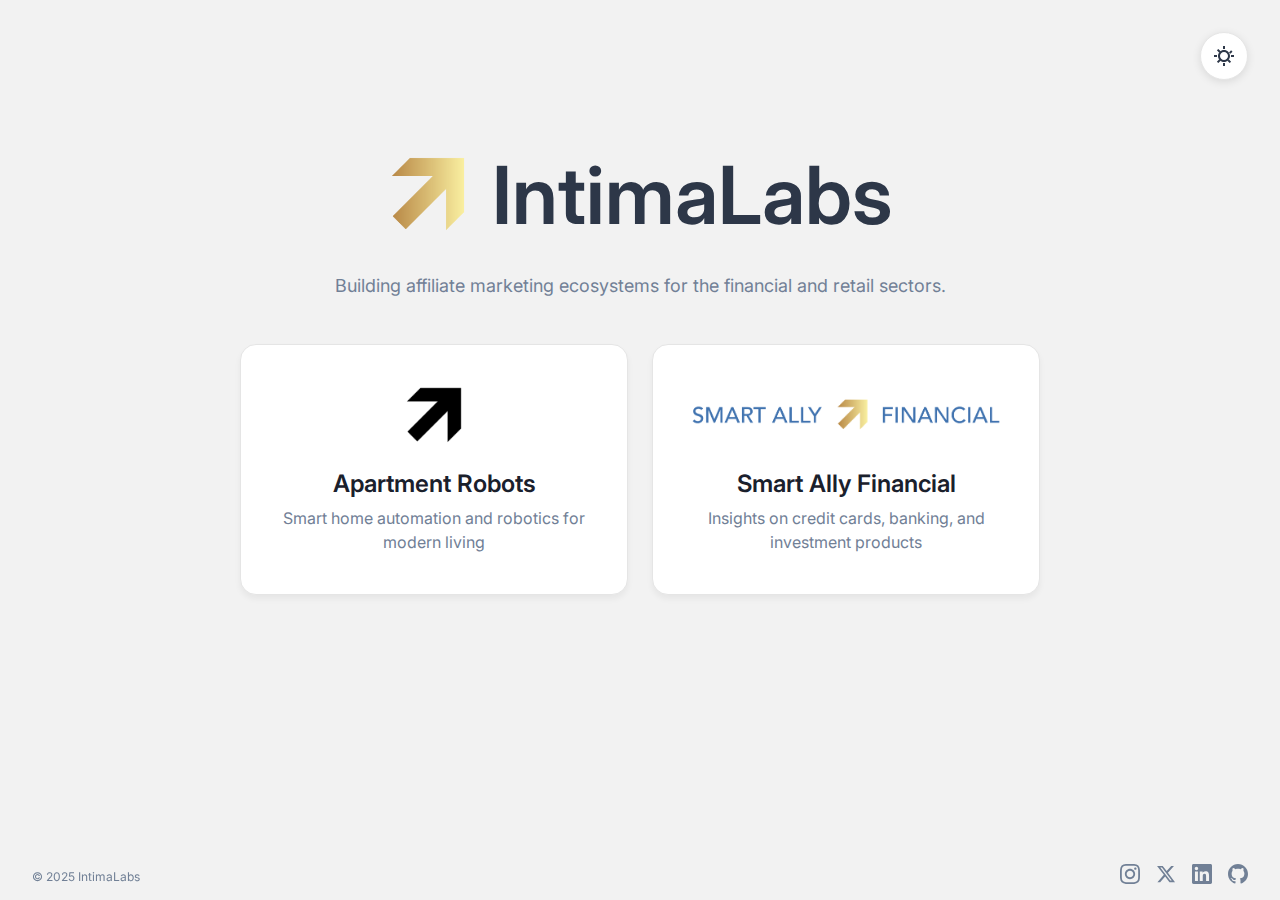
<file: index.html>
﻿<!DOCTYPE html>
<html lang="en">
<head>
    <meta charset="UTF-8">
    <meta name="viewport" content="width=device-width, initial-scale=1.0">
    
    <!-- Primary Meta Tags -->
    <title>IntimaLabs - Affiliate Marketing Ecosystems | Financial & Retail Sectors</title>
    <meta name="title" content="IntimaLabs - Affiliate Marketing Ecosystems | Financial & Retail Sectors">
    <meta name="description" content="IntimaLabs builds affiliate marketing ecosystems for the financial and retail sectors. Home of Smart Ally Financial and Apartment Robots platforms.">
    <meta name="keywords" content="affiliate marketing, financial services, retail technology, smart home automation, financial product reviews, credit cards, banking, investment products, apartment robots, smart ally financial">
    <meta name="author" content="IntimaLabs">
    <meta name="robots" content="index, follow">
    <link rel="canonical" href="https://intimalabs.github.io/">
    
    <!-- Open Graph / Facebook -->
    <meta property="og:type" content="website">
    <meta property="og:url" content="https://intimalabs.github.io/">
    <meta property="og:title" content="IntimaLabs - Affiliate Marketing Ecosystems">
    <meta property="og:description" content="Building affiliate marketing ecosystems for the financial and retail sectors. Home of Smart Ally Financial and Apartment Robots.">
    <meta property="og:image" content="https://intimalabs.github.io/Assets/symbol.png">
    <meta property="og:site_name" content="IntimaLabs">
    
    <!-- Twitter -->
    <meta name="twitter:card" content="summary_large_image">
    <meta name="twitter:url" content="https://intimalabs.github.io/">
    <meta name="twitter:title" content="IntimaLabs - Affiliate Marketing Ecosystems">
    <meta name="twitter:description" content="Building affiliate marketing ecosystems for the financial and retail sectors. Home of Smart Ally Financial and Apartment Robots.">
    <meta name="twitter:image" content="https://intimalabs.github.io/Assets/symbol.png">
    <meta name="twitter:site" content="@IntimaLabs">
    <meta name="twitter:creator" content="@IntimaLabs">
    
    <!-- Favicon - Browser Support -->
    <link rel="icon" type="image/png" sizes="32x32" href="favicon-browser.png">
    <link rel="icon" type="image/png" sizes="16x16" href="favicon-browser.png">
    <link rel="apple-touch-icon" sizes="180x180" href="Assets/symbol.png">
    <link rel="shortcut icon" href="favicon-browser.png">
    
    <!-- Theme Color -->
    <meta name="theme-color" content="#f2f2f2" media="(prefers-color-scheme: light)">
    <meta name="theme-color" content="#1a1a1a" media="(prefers-color-scheme: dark)">
    
    <!-- Fonts -->
    <link rel="preconnect" href="https://fonts.googleapis.com">
    <link rel="preconnect" href="https://fonts.gstatic.com" crossorigin>
    <link href="https://fonts.googleapis.com/css2?family=Inter:wght@400;600&display=swap" rel="stylesheet">
    
    <!-- Structured Data / JSON-LD -->
    <script type="application/ld+json">
    {
      "@context": "https://schema.org",
      "@type": "Organization",
      "name": "IntimaLabs",
      "url": "https://intimalabs.github.io",
      "logo": "https://intimalabs.github.io/Assets/symbol.png",
      "description": "Building affiliate marketing ecosystems for the financial and retail sectors",
      "sameAs": [
        "https://www.instagram.com/intima_labs/",
        "https://x.com/IntimaLabs",
        "https://www.linkedin.com/company/intimalabs/",
        "https://github.com/IntimaLabs"
      ],
      "foundingDate": "2024",
      "contactPoint": {
        "@type": "ContactPoint",
        "contactType": "Customer Service",
        "url": "https://intimalabs.github.io"
      }
    }
    </script>
    
    <!-- PWA Manifest -->
    <link rel="manifest" href="manifest.json">
    
    <style>
        * { margin: 0; padding: 0; box-sizing: border-box; }
        body {
            font-family: 'Inter', -apple-system, sans-serif;
            min-height: 100vh;
            display: flex;
            flex-direction: column;
            align-items: center;
            justify-content: center;
            background: #f2f2f2;
            padding: 2rem;
            padding-bottom: 12rem;
            transition: background-color 0.3s ease, color 0.3s ease;
        }
        body.dark-mode {
            background: #1a1a1a;
            color: #e5e5e5;
        }
        .theme-toggle {
            position: fixed;
            top: 2rem;
            right: 2rem;
            background: #ffffff;
            border: 1px solid #e5e5e5;
            border-radius: 50%;
            width: 48px;
            height: 48px;
            display: flex;
            align-items: center;
            justify-content: center;
            cursor: pointer;
            transition: all 0.3s ease;
            box-shadow: 0 2px 8px rgba(0, 0, 0, 0.1);
            z-index: 1000;
        }
        .theme-toggle:hover {
            transform: scale(1.1);
            box-shadow: 0 4px 12px rgba(0, 0, 0, 0.15);
        }
        .theme-toggle svg {
            width: 24px;
            height: 24px;
            fill: #2d3748;
        }
        body.dark-mode .theme-toggle {
            background: #2a2a2a;
            border: 1px solid #3a3a3a;
        }
        body.dark-mode .theme-toggle svg {
            fill: #e5e5e5;
        }
        @media (prefers-color-scheme: dark) {
            body:not(.light-mode) {
                background: #1a1a1a;
                color: #e5e5e5;
            }
        }
        .container {
            width: 100%;
            max-width: 800px;
            display: flex;
            flex-direction: column;
            align-items: center;
        }
        .header {
            display: flex;
            align-items: center;
            justify-content: center;
            gap: 1.5rem;
            margin-bottom: 1rem;
        }
        .logo {
            width: 80px;
            height: auto;
            image-rendering: -webkit-optimize-contrast;
            image-rendering: crisp-edges;
        }
        h1 {
            font-size: 5rem;
            font-weight: 600;
            color: #2d3748;
            margin: 0;
        }
        .tagline {
            font-size: 1.125rem;
            color: #718096;
            text-align: center;
            margin-top: 1rem;
            margin-bottom: 3rem;
            font-weight: 400;
        }
        body.dark-mode h1 {
            color: #e5e5e5;
        }
        body.dark-mode .tagline {
            color: #a0a0a0;
        }
        @media (prefers-color-scheme: dark) {
            body:not(.light-mode) h1 {
                color: #e5e5e5;
            }
            body:not(.light-mode) .tagline {
                color: #a0a0a0;
            }
        }
        .platforms {
            display: grid;
            grid-template-columns: repeat(2, 1fr);
            gap: 1.5rem;
        }
        .platform-card {
            background: #ffffff;
            border: 1px solid #e5e5e5;
            border-radius: 16px;
            padding: 2.5rem 2rem;
            text-decoration: none;
            color: inherit;
            transition: all 0.3s ease;
            box-shadow: 0 4px 6px rgba(0, 0, 0, 0.05);
        }
        .platform-card:hover {
            transform: translateY(-4px);
            box-shadow: 0 12px 24px rgba(0, 0, 0, 0.1);
        }
        body.dark-mode .platform-card {
            background: #2a2a2a;
            border: 1px solid #3a3a3a;
            box-shadow: 0 4px 6px rgba(0, 0, 0, 0.3);
        }
        body.dark-mode .platform-card:hover {
            box-shadow: 0 12px 24px rgba(0, 0, 0, 0.5);
        }
        @media (prefers-color-scheme: dark) {
            body:not(.light-mode) .platform-card {
                background: #2a2a2a;
                border: 1px solid #3a3a3a;
                box-shadow: 0 4px 6px rgba(0, 0, 0, 0.3);
            }
            body:not(.light-mode) .platform-card:hover {
                box-shadow: 0 12px 24px rgba(0, 0, 0, 0.5);
            }
        }
        .platform-logo {
            height: 60px;
            display: flex;
            align-items: center;
            justify-content: center;
            margin-bottom: 1.5rem;
        }
        .platform-logo img {
            max-height: 100%;
            max-width: 100%;
            object-fit: contain;
        }
        .platform-name {
            font-size: 1.5rem;
            font-weight: 600;
            color: #1a202c;
            margin-bottom: 0.5rem;
            text-align: center;
        }
        .platform-description {
            font-size: 1rem;
            color: #718096;
            text-align: center;
            line-height: 1.5;
        }
        body.dark-mode .platform-name {
            color: #e5e5e5;
        }
        body.dark-mode .platform-description {
            color: #a0a0a0;
        }
        @media (prefers-color-scheme: dark) {
            body:not(.light-mode) .platform-name {
                color: #e5e5e5;
            }
            body:not(.light-mode) .platform-description {
                color: #a0a0a0;
            }
        }
        .social-links {
            position: fixed;
            bottom: 1rem;
            right: 2rem;
            display: flex;
            gap: 1rem;
        }
        .social-links a {
            color: #718096;
            text-decoration: none;
            font-size: 1.25rem;
            transition: color 0.3s ease;
            display: flex;
            align-items: center;
            justify-content: center;
        }
        .social-links a:hover {
            color: #2d3748;
        }
        .social-links svg {
            width: 20px;
            height: 20px;
            fill: currentColor;
        }
        footer {
            position: fixed;
            bottom: 1rem;
            left: 2rem;
            color: #718096;
            font-size: 0.75rem;
        }
        body.dark-mode footer {
            color: #a0a0a0;
        }
        @media (prefers-color-scheme: dark) {
            body:not(.light-mode) footer {
                color: #a0a0a0;
            }
        }
        @media (max-width: 768px) {
            body {
                padding: 1rem;
                padding-bottom: 8rem;
            }
            .header {
                margin-bottom: 2rem;
            }
            .logo {
                width: 60px;
            }
            h1 { 
                font-size: 2.5rem;
            }
            .tagline {
                font-size: 0.875rem;
                margin-top: 0.5rem;
            }
            .platforms { 
                grid-template-columns: 1fr;
                gap: 1rem;
                width: 100%;
                max-width: 400px;
            }
            .platform-card { 
                padding: 2rem 1.5rem;
            }
            .platform-logo {
                height: 50px;
                margin-bottom: 1rem;
            }
            .platform-name {
                font-size: 1.25rem;
            }
            .platform-description {
                font-size: 0.875rem;
            }
            .social-links {
                right: 1rem;
                bottom: 0.5rem;
                gap: 1rem;
            }
            .social-links a {
                font-size: 0.75rem;
            }
            footer {
                left: 1rem;
                bottom: 0.5rem;
            }
        }
    </style>
</head>
<body>
    <button class="theme-toggle" id="themeToggle" aria-label="Toggle dark mode">
        <svg class="sun-icon" xmlns="http://www.w3.org/2000/svg" viewBox="0 0 24 24"><path d="M12 18c-3.3 0-6-2.7-6-6s2.7-6 6-6 6 2.7 6 6-2.7 6-6 6zm0-10c-2.2 0-4 1.8-4 4s1.8 4 4 4 4-1.8 4-4-1.8-4-4-4zM13 2h-2v3h2V2zm0 17h-2v3h2v-3zM5 11H2v2h3v-2zm17 0h-3v2h3v-2zM6.3 4.9L4.9 6.3l2.1 2.1 1.4-1.4-2.1-2.1zM19.1 17.7l-1.4 1.4-2.1-2.1 1.4-1.4 2.1 2.1zM19.1 6.3l-2.1 2.1 1.4 1.4 2.1-2.1-1.4-1.4zM6.3 19.1l2.1-2.1-1.4-1.4-2.1 2.1 1.4 1.4z"/></svg>
        <svg class="moon-icon" style="display:none;" xmlns="http://www.w3.org/2000/svg" viewBox="0 0 24 24"><path d="M12 11.807C10.7418 10.5483 9.88488 8.94484 9.53762 7.1993C9.19037 5.45375 9.36832 3.64444 10.049 2C8.10826 2.38205 6.3256 3.33431 4.92899 4.735C1.02399 8.64 1.02399 14.972 4.92899 18.877C8.83499 22.783 15.166 22.782 19.071 18.877C20.4717 17.4805 21.4240 15.6983 21.807 13.758C20.1625 14.4385 18.3533 14.6164 16.6077 14.2692C14.8622 13.9219 13.2588 13.0651 12 11.807V11.807Z"/></svg>
    </button>
    <div class="container">
        <div class="header">
            <img src="Assets/symbol.png" alt="IntimaLabs" class="logo">
            <h1>IntimaLabs</h1>
        </div>
        <p class="tagline">Building affiliate marketing ecosystems for the financial and retail sectors.</p>
        <div class="platforms">
            <a href="https://www.apartmentrobots.com" class="platform-card" target="_blank" rel="noopener noreferrer">
                <div class="platform-logo">
                    <img src="Assets/symbol-black.PNG" alt="Apartment Robots">
                </div>
                <h2 class="platform-name">Apartment Robots</h2>
                <p class="platform-description">Smart home automation and robotics for modern living</p>
            </a>
            <a href="https://www.smartallyfinancial.com" class="platform-card" target="_blank" rel="noopener noreferrer">
                <div class="platform-logo">
                    <img src="Assets/SmartAllyFinancial Color - no background.png" alt="Smart Ally Financial">
                </div>
                <h2 class="platform-name">Smart Ally Financial</h2>
                <p class="platform-description">Insights on credit cards, banking, and investment products</p>
            </a>
        </div>
    </div>
    <div class="social-links">
        <a href="https://www.instagram.com/intima_labs/" target="_blank" rel="noopener noreferrer" aria-label="Instagram">
            <svg xmlns="http://www.w3.org/2000/svg" viewBox="0 0 24 24"><path d="M12 2.163c3.204 0 3.584.012 4.85.07 3.252.148 4.771 1.691 4.919 4.919.058 1.265.069 1.645.069 4.849 0 3.205-.012 3.584-.069 4.849-.149 3.225-1.664 4.771-4.919 4.919-1.266.058-1.644.07-4.85.07-3.204 0-3.584-.012-4.849-.07-3.26-.149-4.771-1.699-4.919-4.92-.058-1.265-.07-1.644-.07-4.849 0-3.204.013-3.583.07-4.849.149-3.227 1.664-4.771 4.919-4.919 1.266-.057 1.645-.069 4.849-.069zm0-2.163c-3.259 0-3.667.014-4.947.072-4.358.2-6.78 2.618-6.98 6.98-.059 1.281-.073 1.689-.073 4.948 0 3.259.014 3.668.072 4.948.2 4.358 2.618 6.78 6.98 6.98 1.281.058 1.689.072 4.948.072 3.259 0 3.668-.014 4.948-.072 4.354-.2 6.782-2.618 6.979-6.98.059-1.28.073-1.689.073-4.948 0-3.259-.014-3.667-.072-4.947-.196-4.354-2.617-6.78-6.979-6.98-1.281-.059-1.69-.073-4.949-.073zm0 5.838c-3.403 0-6.162 2.759-6.162 6.162s2.759 6.163 6.162 6.163 6.162-2.759 6.162-6.163c0-3.403-2.759-6.162-6.162-6.162zm0 10.162c-2.209 0-4-1.79-4-4 0-2.209 1.791-4 4-4s4 1.791 4 4c0 2.21-1.791 4-4 4zm6.406-11.845c-.796 0-1.441.645-1.441 1.44s.645 1.44 1.441 1.44c.795 0 1.439-.645 1.439-1.44s-.644-1.44-1.439-1.44z"/></svg>
        </a>
        <a href="https://x.com/IntimaLabs" target="_blank" rel="noopener noreferrer" aria-label="X">
            <svg xmlns="http://www.w3.org/2000/svg" viewBox="0 0 24 24"><path d="M18.244 2.25h3.308l-7.227 8.26 8.502 11.24H16.17l-5.214-6.817L4.99 21.75H1.68l7.73-8.835L1.254 2.25H8.08l4.713 6.231zm-1.161 17.52h1.833L7.084 4.126H5.117z"/></svg>
        </a>
        <a href="https://www.linkedin.com/company/intimalabs/" target="_blank" rel="noopener noreferrer" aria-label="LinkedIn">
            <svg xmlns="http://www.w3.org/2000/svg" viewBox="0 0 24 24"><path d="M20.447 20.452h-3.554v-5.569c0-1.328-.027-3.037-1.852-3.037-1.853 0-2.136 1.445-2.136 2.939v5.667H9.351V9h3.414v1.561h.046c.477-.9 1.637-1.85 3.37-1.85 3.601 0 4.267 2.37 4.267 5.455v6.286zM5.337 7.433c-1.144 0-2.063-.926-2.063-2.065 0-1.138.92-2.063 2.063-2.063 1.14 0 2.064.925 2.064 2.063 0 1.139-.925 2.065-2.064 2.065zm1.782 13.019H3.555V9h3.564v11.452zM22.225 0H1.771C.792 0 0 .774 0 1.729v20.542C0 23.227.792 24 1.771 24h20.451C23.2 24 24 23.227 24 22.271V1.729C24 .774 23.2 0 22.222 0h.003z"/></svg>
        </a>
        <a href="https://github.com/IntimaLabs" target="_blank" rel="noopener noreferrer" aria-label="GitHub">
            <svg xmlns="http://www.w3.org/2000/svg" viewBox="0 0 24 24"><path d="M12 0c-6.626 0-12 5.373-12 12 0 5.302 3.438 9.8 8.207 11.387.599.111.793-.261.793-.577v-2.234c-3.338.726-4.033-1.416-4.033-1.416-.546-1.387-1.333-1.756-1.333-1.756-1.089-.745.083-.729.083-.729 1.205.084 1.839 1.237 1.839 1.237 1.07 1.834 2.807 1.304 3.492.997.107-.775.418-1.305.762-1.604-2.665-.305-5.467-1.334-5.467-5.931 0-1.311.469-2.381 1.236-3.221-.124-.303-.535-1.524.117-3.176 0 0 1.008-.322 3.301 1.23.957-.266 1.983-.399 3.003-.404 1.02.005 2.047.138 3.006.404 2.291-1.552 3.297-1.23 3.297-1.23.653 1.653.242 2.874.118 3.176.77.84 1.235 1.911 1.235 3.221 0 4.609-2.807 5.624-5.479 5.921.43.372.823 1.102.823 2.222v3.293c0 .319.192.694.801.576 4.765-1.589 8.199-6.086 8.199-11.386 0-6.627-5.373-12-12-12z"/></svg>
        </a>
    </div>
    <footer>
        <p>&copy; 2025 IntimaLabs</p>
    </footer>
    <script>
        const themeToggle = document.getElementById('themeToggle');
        const sunIcon = document.querySelector('.sun-icon');
        const moonIcon = document.querySelector('.moon-icon');
        const body = document.body;

        // Function to set theme
        function setTheme(theme) {
            if (theme === 'dark') {
                body.classList.add('dark-mode');
                body.classList.remove('light-mode');
                sunIcon.style.display = 'none';
                moonIcon.style.display = 'block';
            } else {
                body.classList.remove('dark-mode');
                body.classList.add('light-mode');
                sunIcon.style.display = 'block';
                moonIcon.style.display = 'none';
            }
        }

        // Check for saved theme preference or default to system preference
        const savedTheme = localStorage.getItem('theme');
        const systemPrefersDark = window.matchMedia('(prefers-color-scheme: dark)').matches;
        
        if (savedTheme) {
            // Use saved preference
            setTheme(savedTheme);
        } else if (systemPrefersDark) {
            // Use system preference
            setTheme('dark');
        } else {
            // Default to light
            setTheme('light');
        }

        // Toggle theme on button click
        themeToggle.addEventListener('click', () => {
            const isDark = body.classList.contains('dark-mode');
            const newTheme = isDark ? 'light' : 'dark';
            setTheme(newTheme);
            localStorage.setItem('theme', newTheme);
        });

        // Listen for system theme changes
        window.matchMedia('(prefers-color-scheme: dark)').addEventListener('change', (e) => {
            // Only update if user hasn't manually set a preference
            if (!localStorage.getItem('theme')) {
                setTheme(e.matches ? 'dark' : 'light');
            }
        });
    </script>
</body>
</html>
</file>
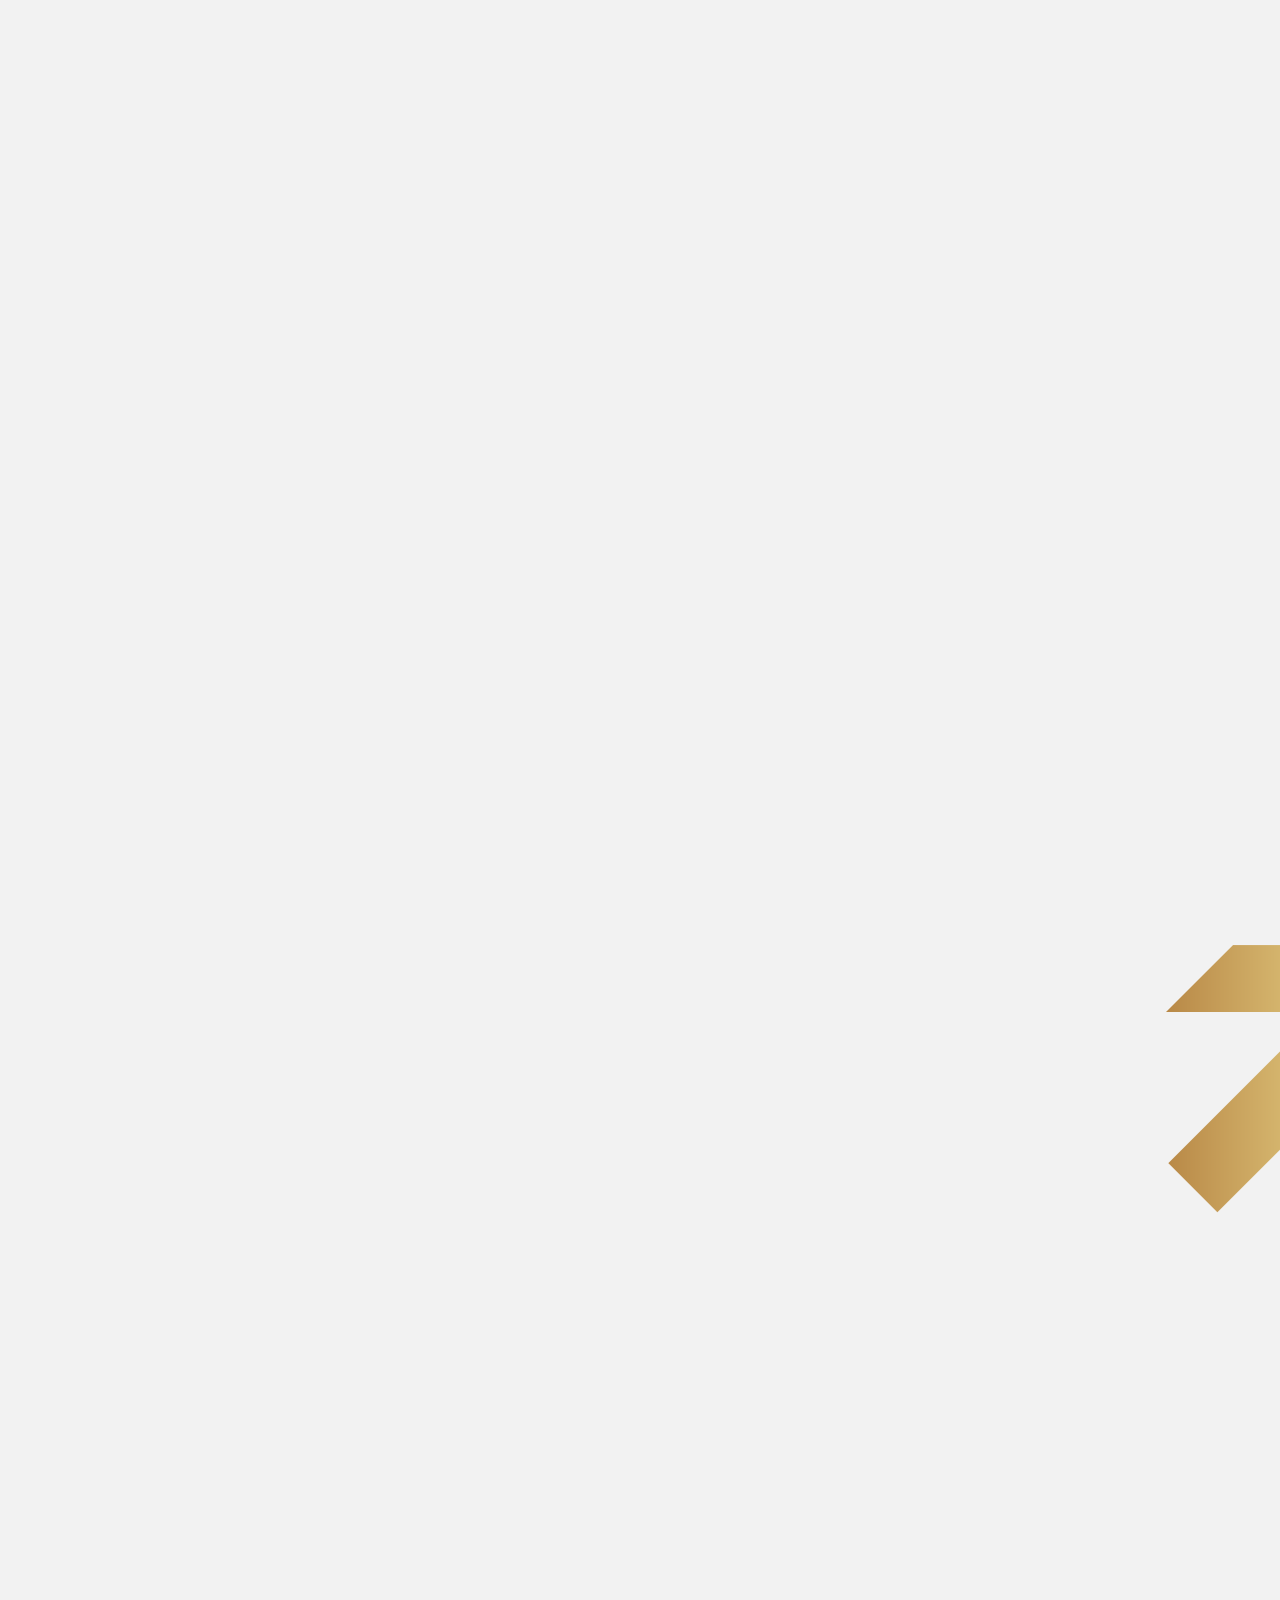
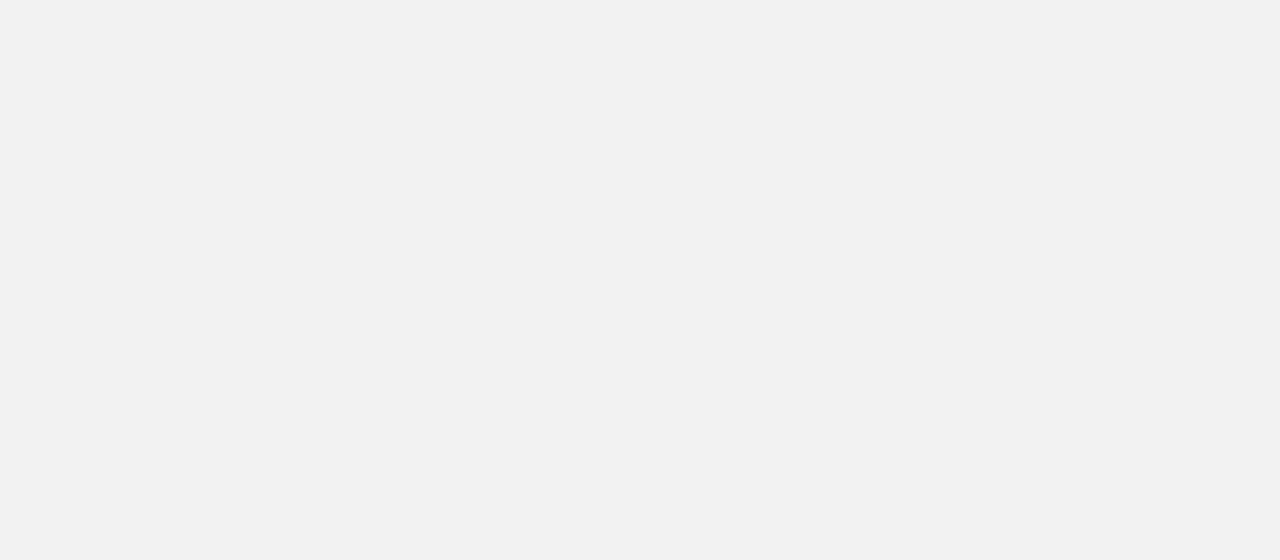
<file: wallpaper-gold.html>
<!DOCTYPE html>
<html lang="en">
<head>
    <meta charset="UTF-8">
    <meta name="viewport" content="width=device-width, initial-scale=1.0">
    <title>IntimaLabs Wallpaper - Gold</title>
    <link href="https://fonts.googleapis.com/css2?family=Inter:wght@600&display=swap" rel="stylesheet">
    <style>
        * { 
            margin: 0; 
            padding: 0; 
            box-sizing: border-box; 
        }
        
        @page {
            size: 3840px 2160px;
            margin: 0;
        }
        
        body {
            width: 3840px;
            height: 2160px;
            font-family: 'Inter', -apple-system, sans-serif;
            display: flex;
            align-items: center;
            justify-content: center;
            background: #f2f2f2;
            overflow: hidden;
        }
        
        .header {
            display: flex;
            align-items: center;
            justify-content: center;
            gap: 60px;
        }
        
        .logo {
            width: 300px;
            height: auto;
            image-rendering: -webkit-optimize-contrast;
            image-rendering: crisp-edges;
        }
        
        h1 {
            font-size: 240px;
            font-weight: 600;
            color: #2d3748;
            margin: 0;
            letter-spacing: -2px;
        }
    </style>
</head>
<body>
    <div class="header">
        <img src="Assets/symbol.png" alt="IntimaLabs" class="logo">
        <h1>IntimaLabs</h1>
    </div>
</body>
</html>
</file>
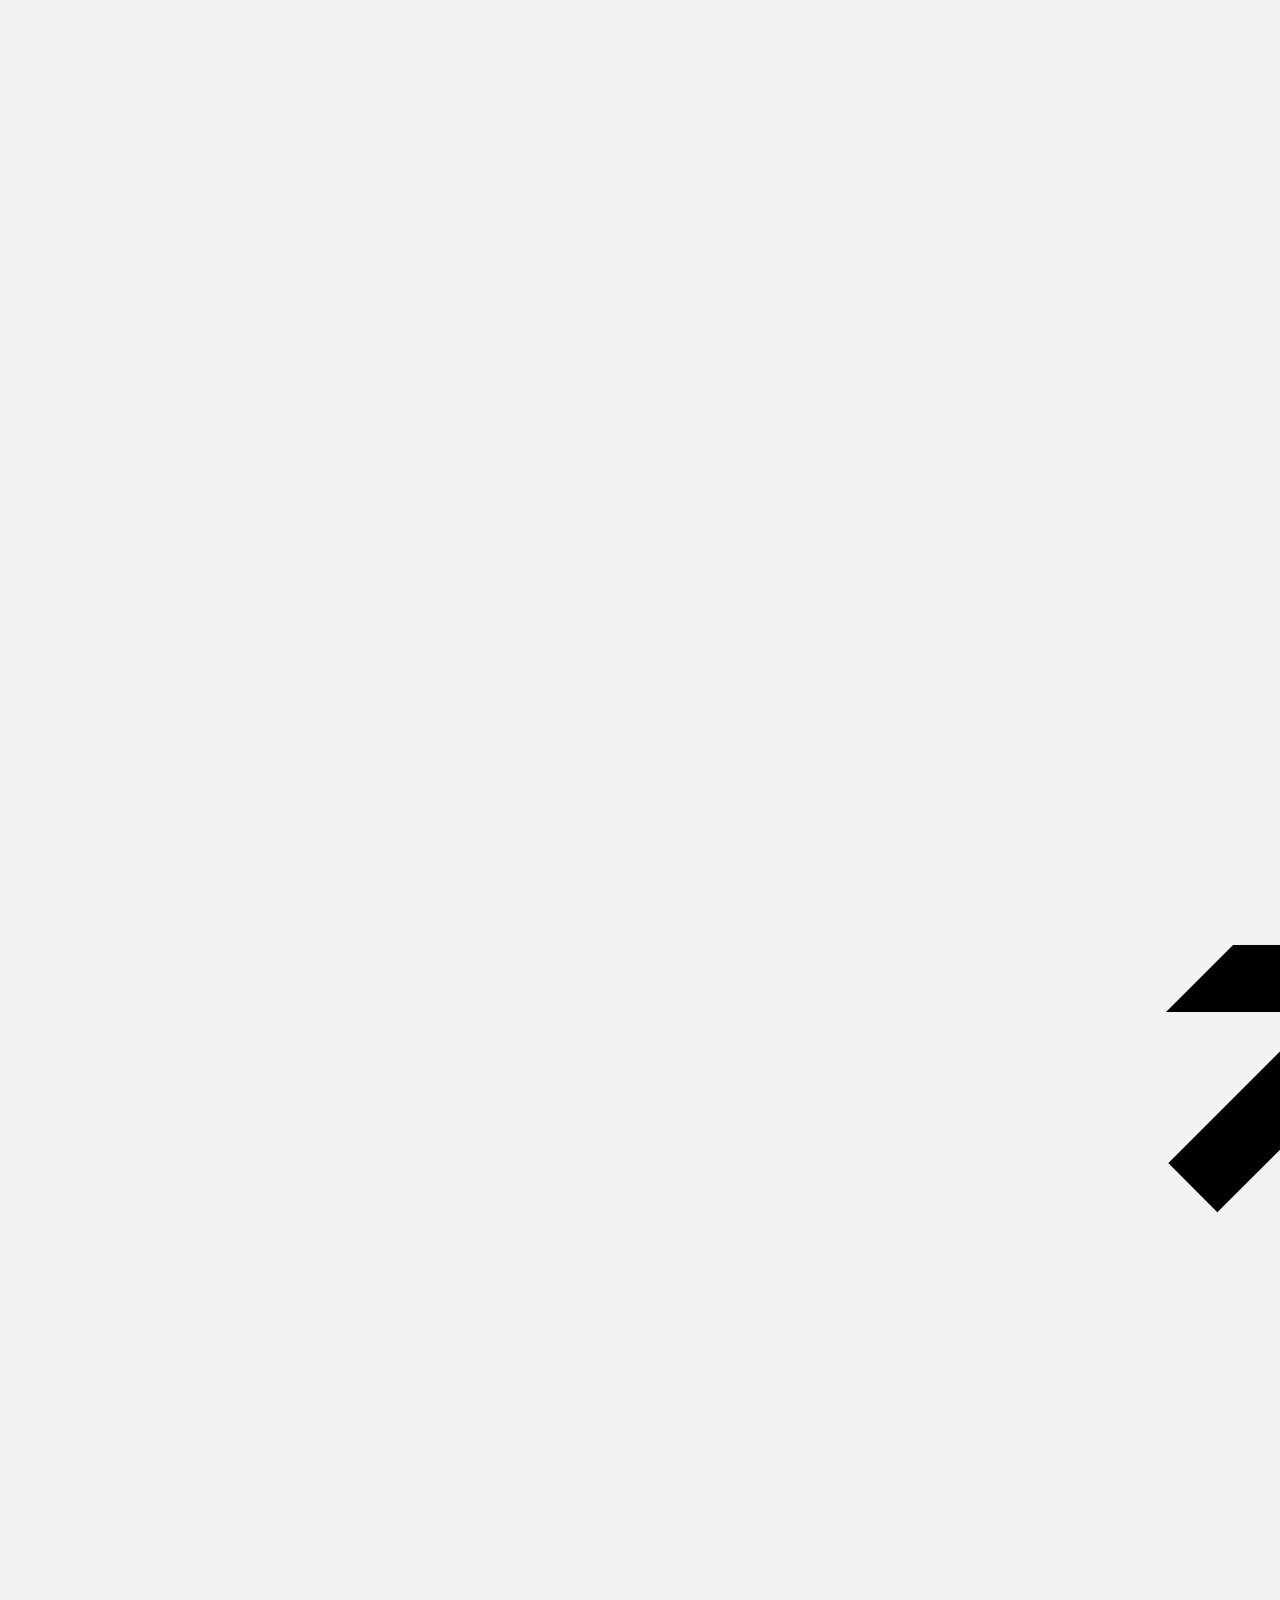
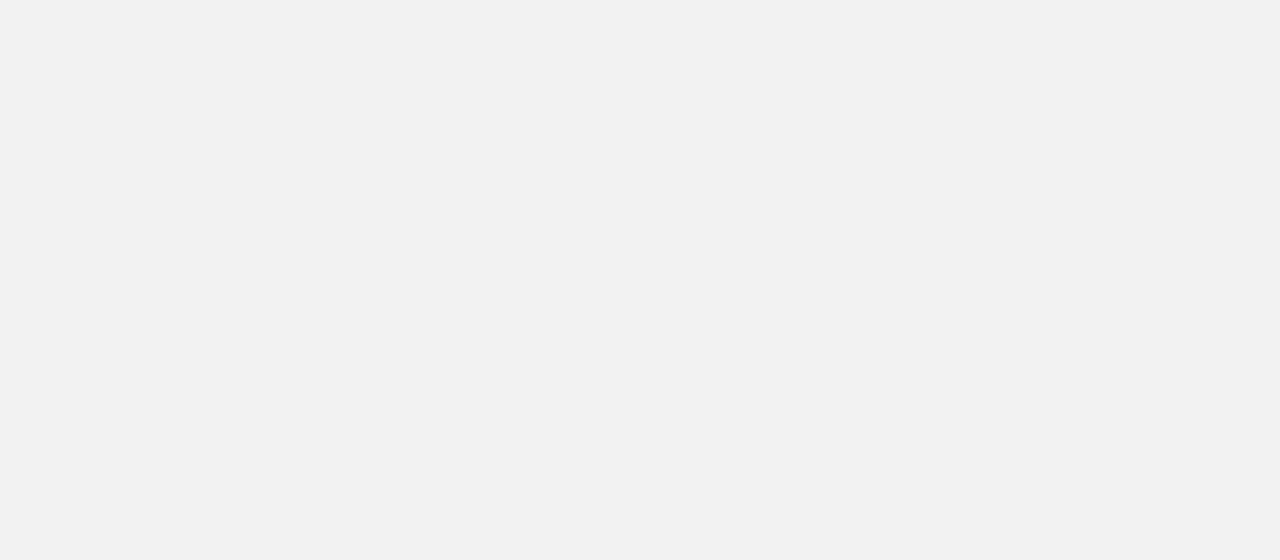
<file: wallpaper.html>
<!DOCTYPE html>
<html lang="en">
<head>
    <meta charset="UTF-8">
    <meta name="viewport" content="width=device-width, initial-scale=1.0">
    <title>IntimaLabs Wallpaper</title>
    <link href="https://fonts.googleapis.com/css2?family=Inter:wght@600&display=swap" rel="stylesheet">
    <style>
        * { 
            margin: 0; 
            padding: 0; 
            box-sizing: border-box; 
        }
        
        @page {
            size: 3840px 2160px;
            margin: 0;
        }
        
        body {
            width: 3840px;
            height: 2160px;
            font-family: 'Inter', -apple-system, sans-serif;
            display: flex;
            align-items: center;
            justify-content: center;
            background: #f2f2f2;
            overflow: hidden;
        }
        
        .header {
            display: flex;
            align-items: center;
            justify-content: center;
            gap: 60px;
        }
        
        .logo {
            width: 300px;
            height: auto;
            image-rendering: -webkit-optimize-contrast;
            image-rendering: crisp-edges;
        }
        
        h1 {
            font-size: 240px;
            font-weight: 600;
            color: #2d3748;
            margin: 0;
            letter-spacing: -2px;
        }
    </style>
</head>
<body>
    <div class="header">
        <img src="Assets/symbol-black.PNG" alt="IntimaLabs" class="logo">
        <h1>IntimaLabs</h1>
    </div>
</body>
</html>
</file>
